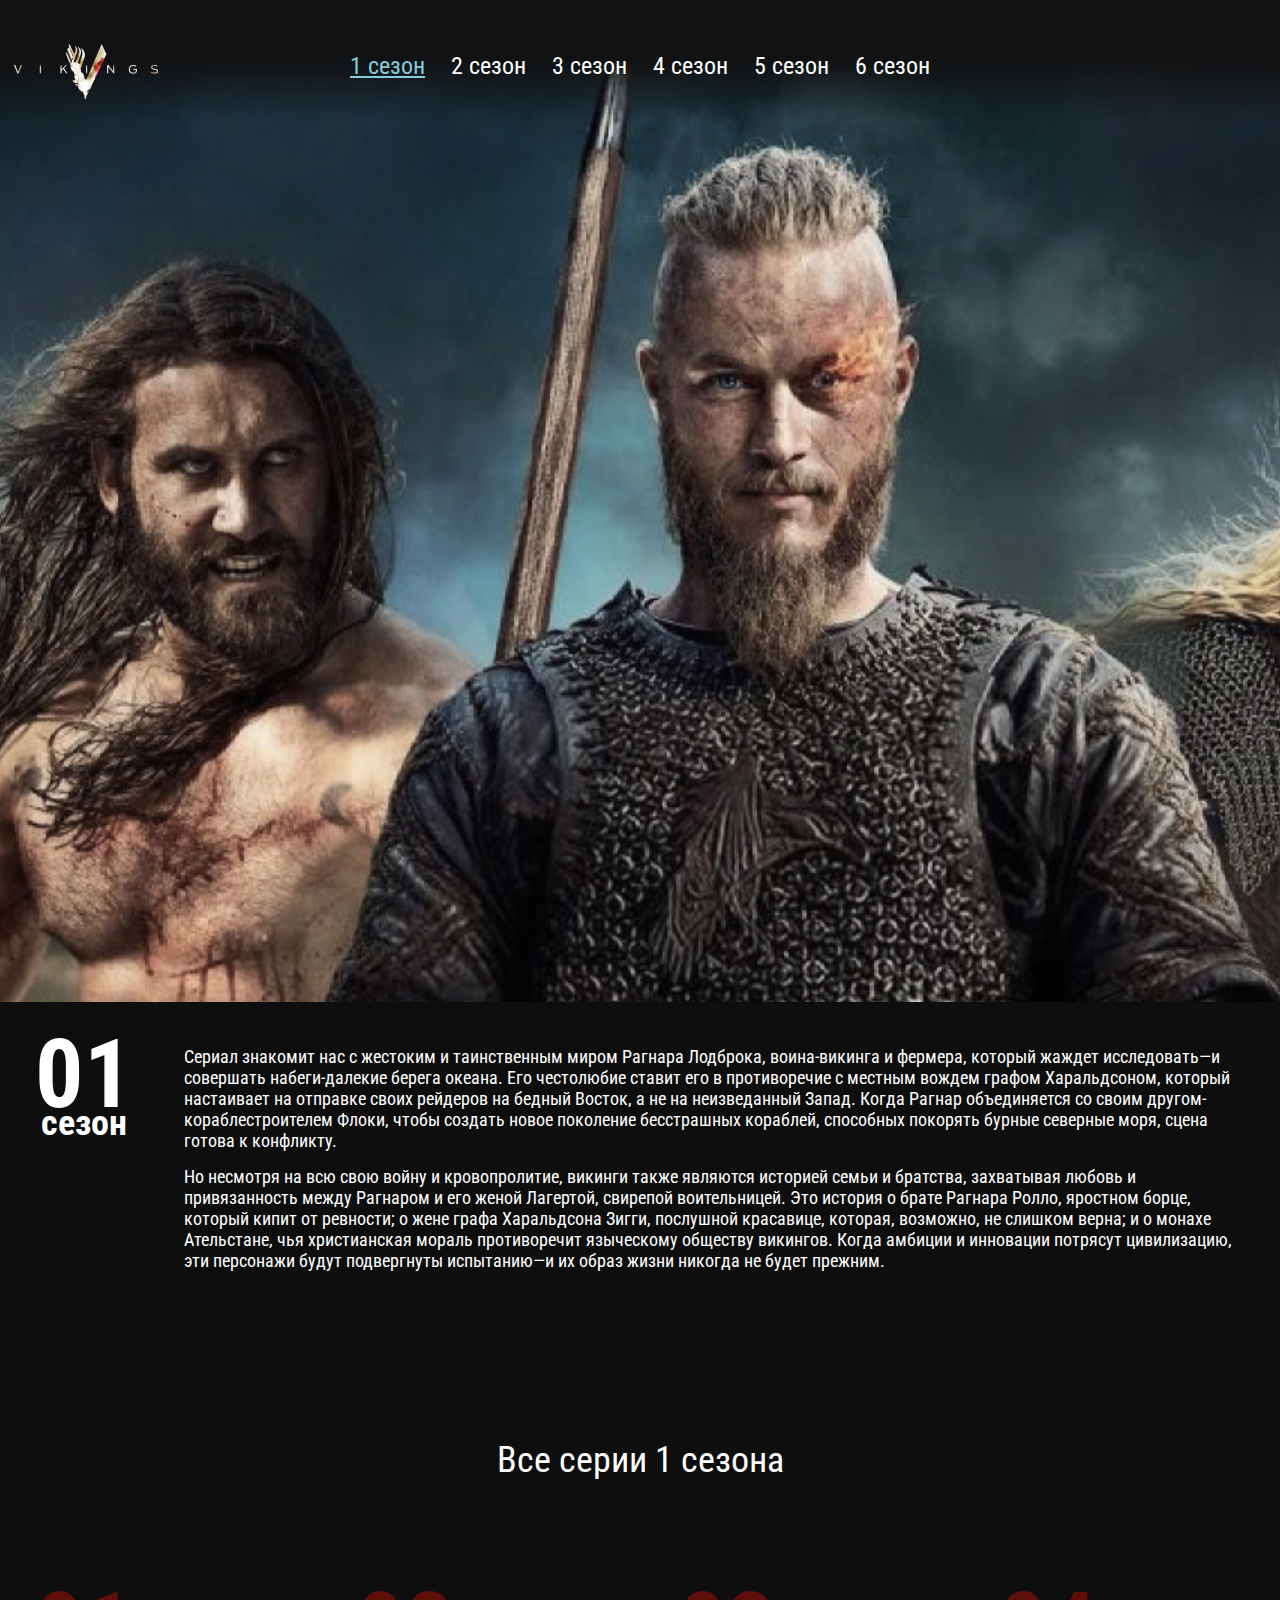
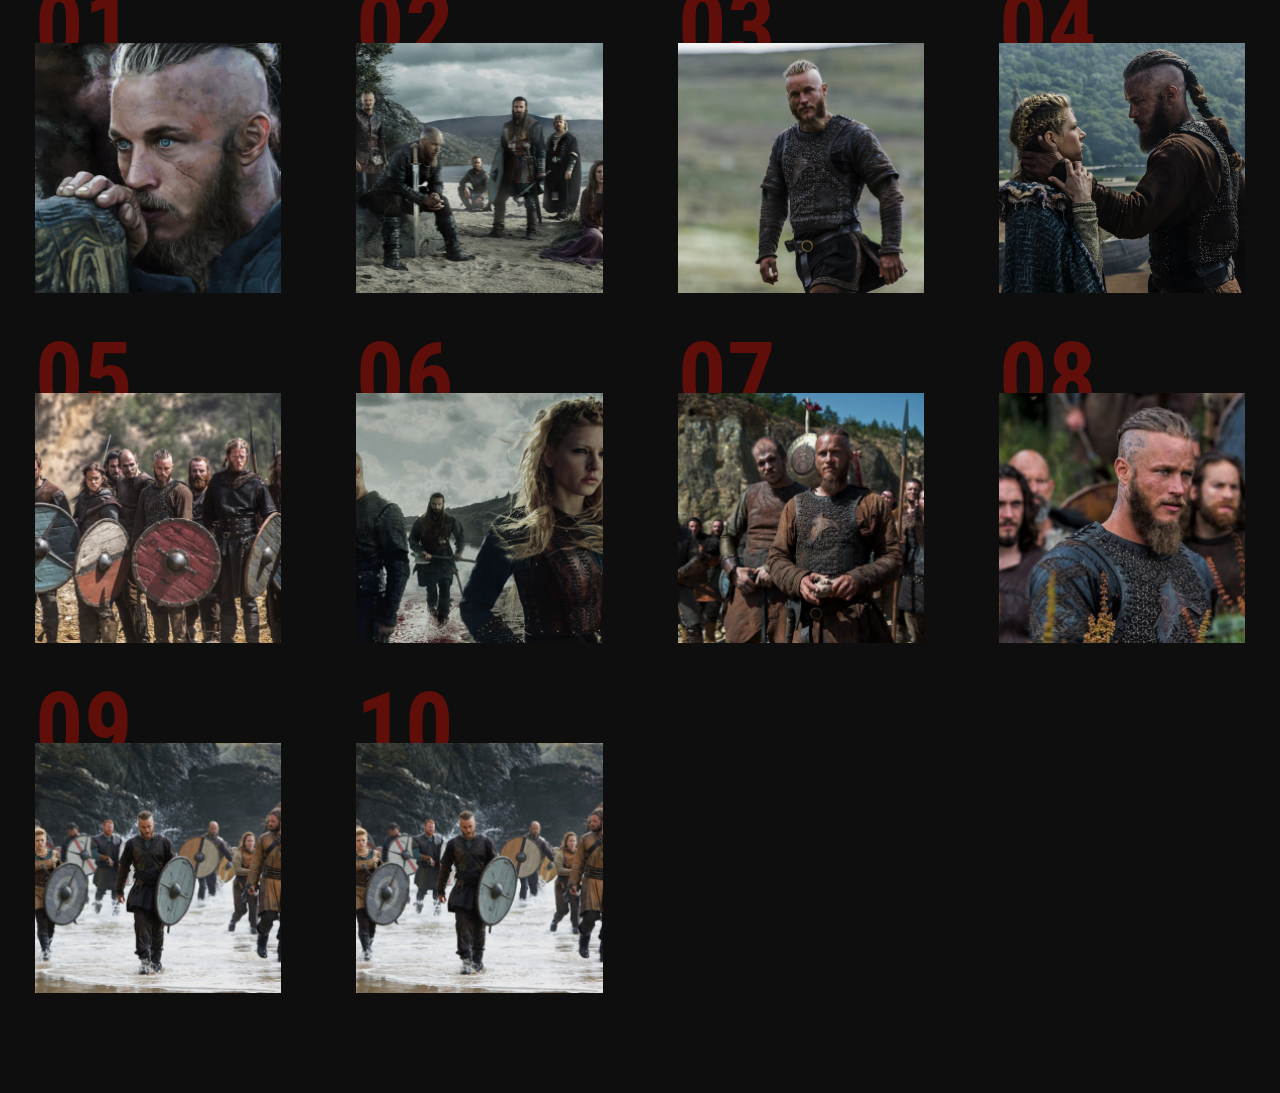
<file: season1.html>
<!DOCTYPE html>
<html lang="ru">
<head>
  <meta charset="UTF-8">
  <meta name="viewport" content="width=device-width, initial-scale=1.0">
  <meta http-equiv="X-UA-Compatible" content="ie=edge">
  <title>Document</title>
  <link rel="preconnect" href="https://fonts.gstatic.com">
  <link href="https://fonts.googleapis.com/css2?family=Roboto+Condensed:wght@300;400;700&display=swap" rel="stylesheet">
  <link rel="stylesheet" href="css/reset.css">
  <link rel="stylesheet" href="css/jquery.fancybox.css">
  <link rel="stylesheet" href="css/style.css">
</head>
<body>
   
    <header class="page-header">
        <nav class="menu">
          <button class="menu__btn"></button>
          <div class="menu__container">
          <a class="page-logo" href="index.html">
           <img src="images/page-logo.png" alt=""></a>
            <ul class="menu__list">
              <li class="menu__list-item"> <a class="menu__list-link  menu__list-link--active"  href="#">1 сезон</a></li> 
              <li class="menu__list-item"> <a class="menu__list-link"  href="#">2 сезон</a></li>
              <li class="menu__list-item"> <a class="menu__list-link"  href="#">3 сезон</a></li> 
              <li class="menu__list-item"> <a class="menu__list-link"  href="#">4 сезон</a></li>  
              <li class="menu__list-item"> <a class="menu__list-link"  href="#">5 сезон</a></li>
              <li class="menu__list-item"> <a class="menu__list-link"  href="#">6 сезон</a></li>  
            </ul>
          </div>
          </nav>
          <div class="season-info">
              <div class="season-info__num">
                  01
                  <span>сезон</span>
              </div>
              <div class="season-info__text">
                  <p>Сериал знакомит нас с жестоким и таинственным миром Рагнара Лодброка, воина-викинга и фермера, который жаждет исследовать—и совершать набеги-далекие берега океана. Его честолюбие ставит его в противоречие с местным вождем графом Харальдсоном, который настаивает на отправке своих рейдеров на бедный Восток, а не на неизведанный Запад. Когда Рагнар объединяется со своим другом-кораблестроителем Флоки, чтобы создать новое поколение бесстрашных кораблей, способных покорять бурные северные моря, сцена готова к конфликту.</p>
                  <p> Но несмотря на всю свою войну и кровопролитие, викинги также являются историей семьи и братства, захватывая любовь и привязанность между Рагнаром и его женой Лагертой, свирепой воительницей. Это история о брате Рагнара Ролло, яростном борце, который кипит от ревности; о жене графа Харальдсона Зигги, послушной красавице, которая, возможно, не слишком верна; и о монахе Ательстане, чья христианская мораль противоречит языческому обществу викингов. Когда амбиции и инновации потрясут цивилизацию, эти персонажи будут подвергнуты испытанию—и их образ жизни никогда не будет прежним.</p>
              </div>
            </div>
          </div>
        </header>

        <section class="seasons section-page">
          <div class="container">
            <h3 class="title">
              Все серии 1 сезона
            </h3>
            <ol class="seasons__inner">
              <li class="seasons__item" style="background-image: url('images/series-1.jpg');">
                <a  class="seasons__link" data-fancybox="galery" href=https://youtu.be/1YVxm0GKhkM"">Cмотреть</a> 
      
              <li class="seasons__item" style="background-image: url('images/series-2.jpg');">
                <a  class="seasons__link" data-fancybox="galery" href="https://youtu.be/1YVxm0GKhkM">Cмотреть</a> 
              </li>
      
              <li class="seasons__item" style="background-image: url('images/series-3.jpg');">
                <a  class="seasons__link" data-fancybox="galery" href="https://youtu.be/1YVxm0GKhkM">Cмотреть</a> 
              </li>
      
              <li class="seasons__item" style="background-image: url('images/series-4.jpg');">
                <a  class="seasons__link" data-fancybox="galery" href="https://youtu.be/1YVxm0GKhkM">Cмотреть</a> 
              </li>
      
              <li class="seasons__item" style="background-image: url('images/series-5.jpg');">
                <a  class="seasons__link" data-fancybox="galery" href="https://youtu.be/1YVxm0GKhkM">Cмотреть</a> 
              </li>
      
              <li class="seasons__item" style="background-image: url('images/series-6.jpg');">
                <a  class="seasons__link" data-fancybox="galery" href="https://youtu.be/1YVxm0GKhkM">Cмотреть</a> 
              </li>

              <li class="seasons__item" style="background-image: url('images/series-7.jpg');">
                <a  class="seasons__link" data-fancybox="galery" href="https://youtu.be/1YVxm0GKhkM">Cмотреть</a> 
              </li>

              <li class="seasons__item" style="background-image: url('images/series-8.jpg');">
                <a  class="seasons__link" data-fancybox="galery" href="https://youtu.be/1YVxm0GKhkM">Cмотреть</a> 
              </li>

              <li class="seasons__item" style="background-image: url('images/series-9.jpg');">
                <a  class="seasons__link" data-fancybox="galery" href="https://youtu.be/1YVxm0GKhkM">Cмотреть</a> 
              </li>
              
              <li class="seasons__item" style="background-image: url('images/series-9.jpg');">
                <a  class="seasons__link" data-fancybox="galery" href="https://youtu.be/1YVxm0GKhkM">Cмотреть</a> 
              </li>
      

            </ol>
          </div>
        </section>

       

    <script src="https://ajax.googleapis.com/ajax/libs/jquery/3.4.1/jquery.min.js"></script>
    <script src="js/jquery.fancybox.min.js"></script>
    <script src="js/main.js"></script>
</body>
</html>
</file>
<file: css/style.css>
*{
    box-sizing: border-box;
}

body{
    background: #0E0E0E;
    color: #fff;
    font-family: 'Roboto Condensed', sans-serif;
    font-weight: 400;
    font-size: 18px;
    line-height: 21px;
}

a{
    color: inherit;
    text-decoration: none;
}

ul {
    list-style: none;
}

.container {
    max-width: 1230px;
    padding: 0 10px;
    margin: 0 auto;
}

.section-page {
   padding: 100px 0;
}

.title {
    text-align: center;
    margin-bottom: 100px;
    font-size: 36px;
    font-weight: 400;
}

.header{
    background-image: url('../images/header-bg.jpg.');
    height: 100%;
    background-repeat: no-repeat;
    background-size: cover;
    background-position: center 50px;
    text-align: center;
    position: relative;
}

.header::after {
    content: '';
    position: absolute;
    height: 70px;
    bottom: 0;
    left: 0;
    width: 100%;
    background: linear-gradient(180deg, #0E0E0E 0%, rgba(17, 17, 17, 0.850295) 16.53%, rgba(32, 31, 33, 0) 100%);
    transform: rotate(180deg);
}

.menu {
    padding: 50px 0 58px;
    background: linear-gradient(180deg, #111213 0%, #111213 43.62%, rgba(32, 31, 33, 0) 86.33%);
}

.menu__btn {
    display: none;
}

.menu__list{
    display: flex;
    justify-content: center;
}

.menu__list-item{
    padding: 0 13px;
}

.menu__list-link{
    font-size: 36px;
    line-height: 5px;
}

.menu__list-link:hover,
.menu__list-link--active {
    color: #85ccdc;
    text-decoration: underline;
}


.logo {
    padding-top: 17vh;
}

.about__inner {
    display: flex;
}

.about__info {
    width: 375px;
    margin-right: 50px;
    flex: none;
}

.about__info-item {
    margin-bottom: 25px;
    color: #e5e5e5;
}

.about__info-item span {
    display: block;
}

.about__text p {
    margin-bottom: 25px;

}

.video {
    background-image: url('../images/video-bg.jpg');
    height: 100vh;
    background-size: cover;
    background-position: center  center;
    background-repeat: no-repeat;
    text-align: right;
}

.video__text {
    font-style: italic;
    font-weight: 300;
    font-size: 72px;
    line-height: 84px;
    color: #85CCDC;
    padding-top: 45vh;
    margin-bottom: 30px;

}
.video__text span {
    display: block;
    padding-right: 285px;
}

.video__btn {
   padding-left: 112px;
   position: relative;
   margin-right: 230px;
}

.video__btn::before {
    content: '';
    position: absolute;
    width: 100px;
    height: 100px;
    top: -40px;
    left: 0;
    background-image: url('../images/youtube 1 1.svg');
}

.seasons__inner {
    display: grid;
    grid-template-columns: repeat(auto-fill, minmax(224px, 1fr));
    grid-gap: 100px 75px;
    counter-reset: number;
    padding-top: 72px;
}

.seasons__item {
    height: 250px;
    background-position: center  center;
    background-repeat: no-repeat;
    background-size: cover;
    list-style: none;
    position: relative;
    display: flex;
    justify-content: center;
    align-items: center;
}

.seasons__item:hover .seasons__link {
    opacity: 1;
}


.seasons__item::before {
    content: '0' counter(number);
    counter-increment: number;
    position: absolute;
    font-weight: bold;
    font-size: 96px;
    line-height: 112px;
    color: #600E09;
    left: 0;
    top: -72px;
    z-index: -1;
}

.seasons__item:nth-child(n+10)::before {
    content: counter(number);
}

.seasons__item:hover::after {
    content: '';
    position: absolute;
    top: 0;
    left: 0;
    right: 0;
    bottom: 0;
    background: rgba(14, 14, 14, 0.8 ) ;
}

.seasons__link {
    font-size: 36px;
    line-height: 42px;
    padding: 12px 78px 11px;
    background-color: #0E0E0E;
    opacity: 0;
    transition: all .3s;
    z-index: 2;
}

.heroes__inner {
    display: flex;
    justify-content: space-between;
}

.heroes__slider-img {
    max-width: 775px;
}

.heroes__slider-text {
    max-width: 350px;
}

.slick-btn {
    position: absolute;
    top: 50%;
    transform: translateY(-50%);
    border: none;
    background-color: transparent;
    z-index: 5;
    cursor: pointer;
    outline: none;
}

.slick-prev {
    left: 38px;
}

.slick-next {
    right: 38px;
}

.heroes__name {
    font-weight: 300;
    font-style: italic;
    font-size: 72px;
    line-height: 84px;
    color: #85ccdc;
    margin-bottom: 44px
}

.heroes__text p {
    margin-bottom: 15px;
}

.copy {
    padding: 14px 0 15px;
    text-align: center;
}

/* start season1*/
 
.page-header {
    background-image: url(../images/season1bg.jpg) ;
    background-repeat: no-repeat;
    background-position: center center;
    background-size: cover;
    height: 150vh;  
    position: relative;
}

.menu__container {
    max-width: 1385px;
    margin: 0 auto;
    position: relative;
}

.page-logo {
    position: absolute;
    left: 0;
}

.season-info {
    position: absolute;
    max-width: 1385px;
    display: flex;
    padding: 44px 47px 64px 35px;
    background-color: #0E0E0E;
    /* height: 323px;
    left: 268px;
     top: 577px; */
    bottom: 0px;
    left: 0;
    right: 0;
    margin: 0 auto;
}

.season-info__num {
    font-weight: bold;
    font-size: 96px;
    line-height: 56px;
    text-align: center;
    margin-right: 51px;
}

.season-info__num span {
    display: block;
    font-size: 36px;
    line-height: 42px;
}

.season-info__text p {
    margin-bottom: 15px;
}
/* end season1 */

/* start media */
@media (max-width: 1420px) {
    .page-logo {
        left: 10px;
        top: -6px;

    }

@media (max-width: 1366px) {
    .logo__img {
        width: 50%;
    }
    .menu__list-link {
        font-size: 24px;
        line-height: 32px;
    }
    .about__info {
        width: 250px;
    }
    .page-header {
        height: 120ph;
    }
    
}

@media (max-width: 1200px) {
    .heroes__inner {
        display: block;
    }
    .heroes__slider-text {
        max-width: 100%;
        padding-top: 50px;
    }
    .heroes__slider-img {
        max-width: 100%;
    }
}

@media (max-width: 1088px) {
    .season-item {
        height: 340px;
    }
}

@media (max-width: 992px) {
    .page-logo {
        display: none;
    }
} 

@media (max-width: 768px) { 
    .about__inner {
        display: block;
    }
    .section-page {
        padding: 50px 0;
    }
    .title {
        margin-bottom: 50px;
        font-size: 28px;
        line-height: 36px;
    }
    body {
        font-size: 16px;
        line-height: 19px;
    }
    .video__text {
        font-size: 48px;
        line-height: 56px;
    }
    .video__text span {
        padding-right: 200px;
    }
    .video__btn {
        margin-right: 0;
        padding-right: 62px;
    }
    .video__btn::before {
        width: 50px;
        height: 50px;
        background-size: cover;
        top: -16px;
    } 

    .seasons__inner {
        grid-gap: 80px 35px;
    }
    .slick-btn {
        display: none;
    }

    .heroes__name {
        font-size: 46px;
        line-height: 56px;
        margin-bottom: 25px;
    }
    .season-info {
        display: block;
        padding: 44px 47px 64px 35px;
    }
    .season-info__num {
        text-align: left;
        font-size: 50px;
        line-height: 26px;
        margin-bottom: 15px;
    }
    .season-info__num span {
        font-size: 25px;
        line-height: 32px;
    }

}

@media (max-width: 640px) {
    .menu {
        padding: 0;
        text-align: center;
        background: linear-gradient(180deg, #111131 0%, #111213 10%, rgba(32, 31, 33, 0) 86.33%)
    }

    .menu__list {
       display: block;  
       transform: translateY(-130%);
       transition: all .3s;
    }
    .menu__list.menu__list--active {
        transform: translateY(0%); 
        padding: 100px 0 50px;
        background-color: #0E0E0E;
    }
    
    .menu__list-link {
        display: block;
        padding: 10px 0;   
    }

    .logo {
        padding-top: 21vh;
    }

    .page-logo {
        display: block;
        z-index: 10;
        top: 22px;
    }

    .menu__btn {
        display: block;
        width: 50px;
        height: 40px;
        cursor: pointer;
        position: absolute;
        right: 10px;
        top: 20px;
        z-index: 10;
        display: flex;
        align-items: center;
        background-color: transparent;
        border: none;
        padding: 0;
    }
     
    .menu__btn span {
        background-color: #fff;
        height: 5px;
        width: 100%;
    }
    .menu__btn::after,
    .menu__btn::before {
        content: "";
        width: 100%;
        height: 5px;
        background-color: #fff;
        position: absolute;
    }

    .menu__btn::before {
        top: 0;
        left: 0;
    }

    .menu__btn::after {
        bottom: 0;
        left: 0;
    }

    
    .page-header {
        height: 100vh;
    }
}

@media (max-width: 414px) {
    .seasons__item {
        height: 203px;
    }
}

@media (max-width: 374px) {
    .page-header {
        height: 200vh;
    } 

}   
       
/* end media */
</file>
